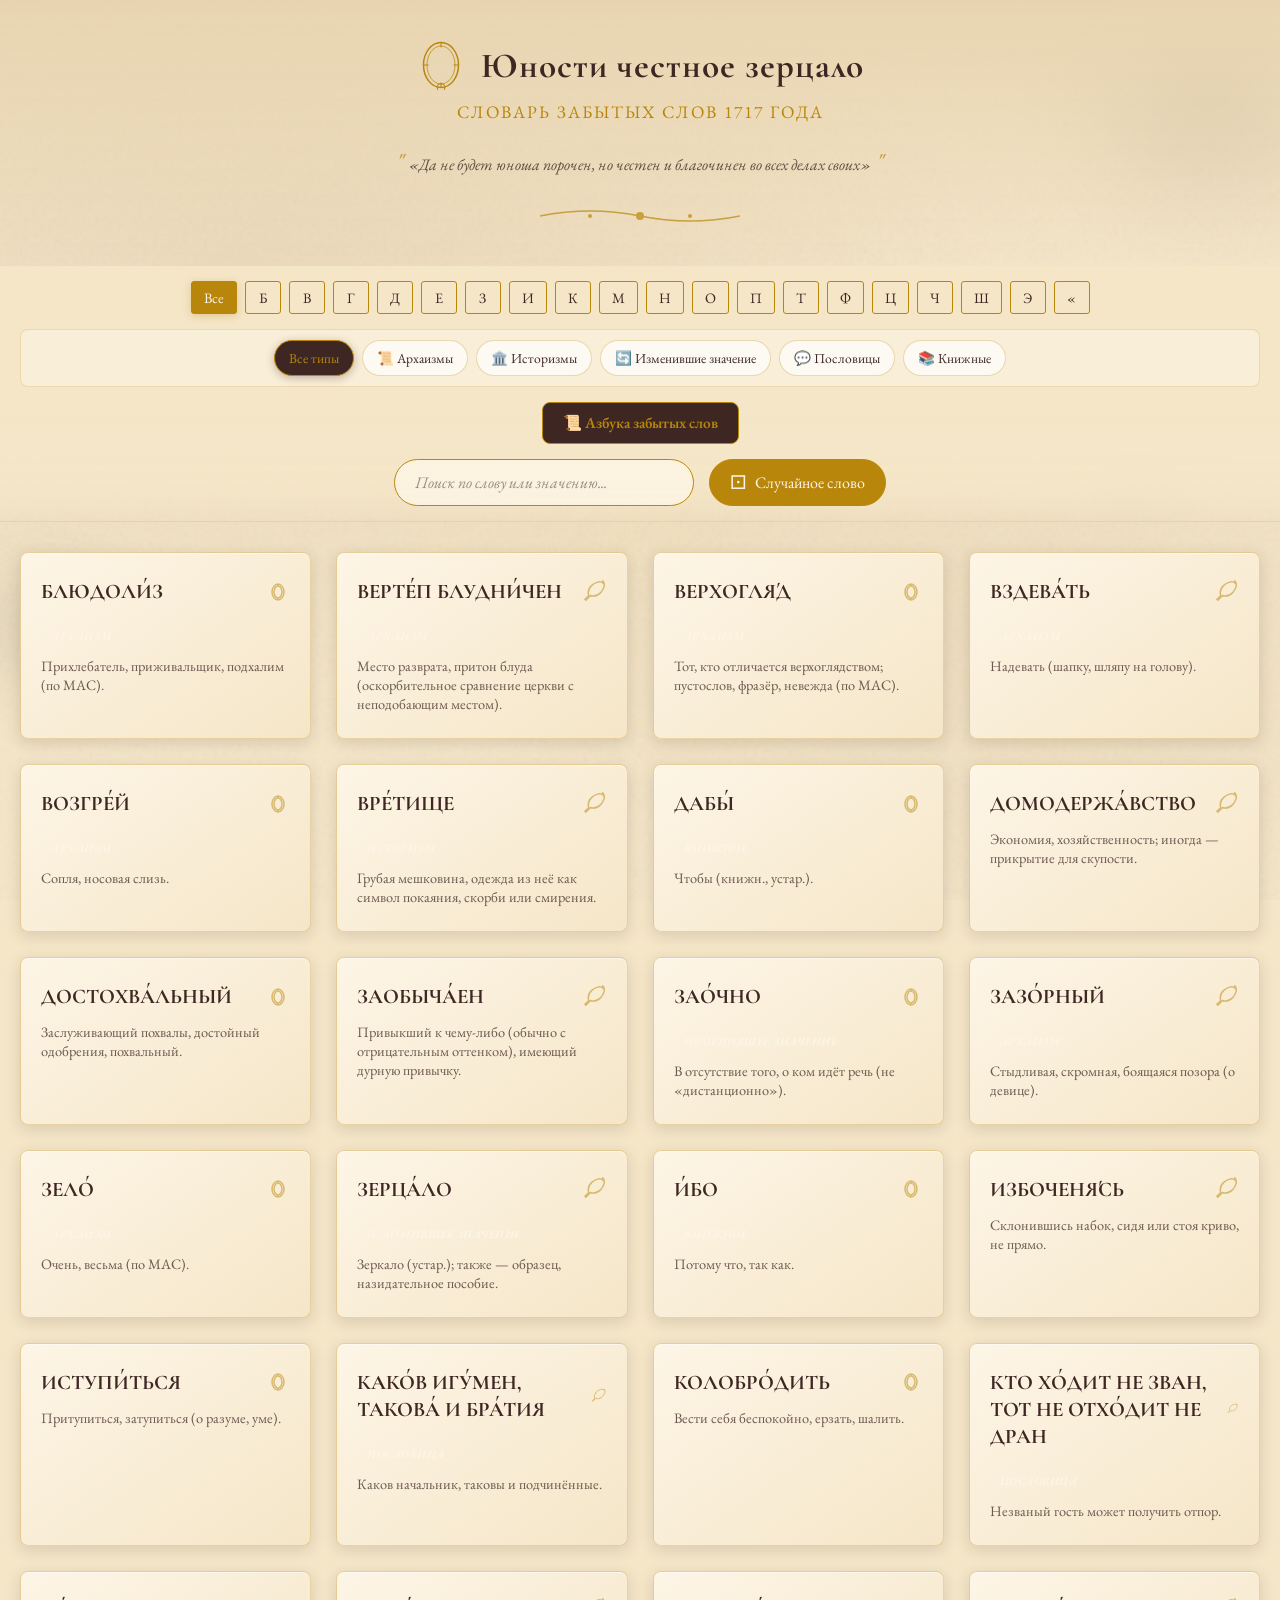
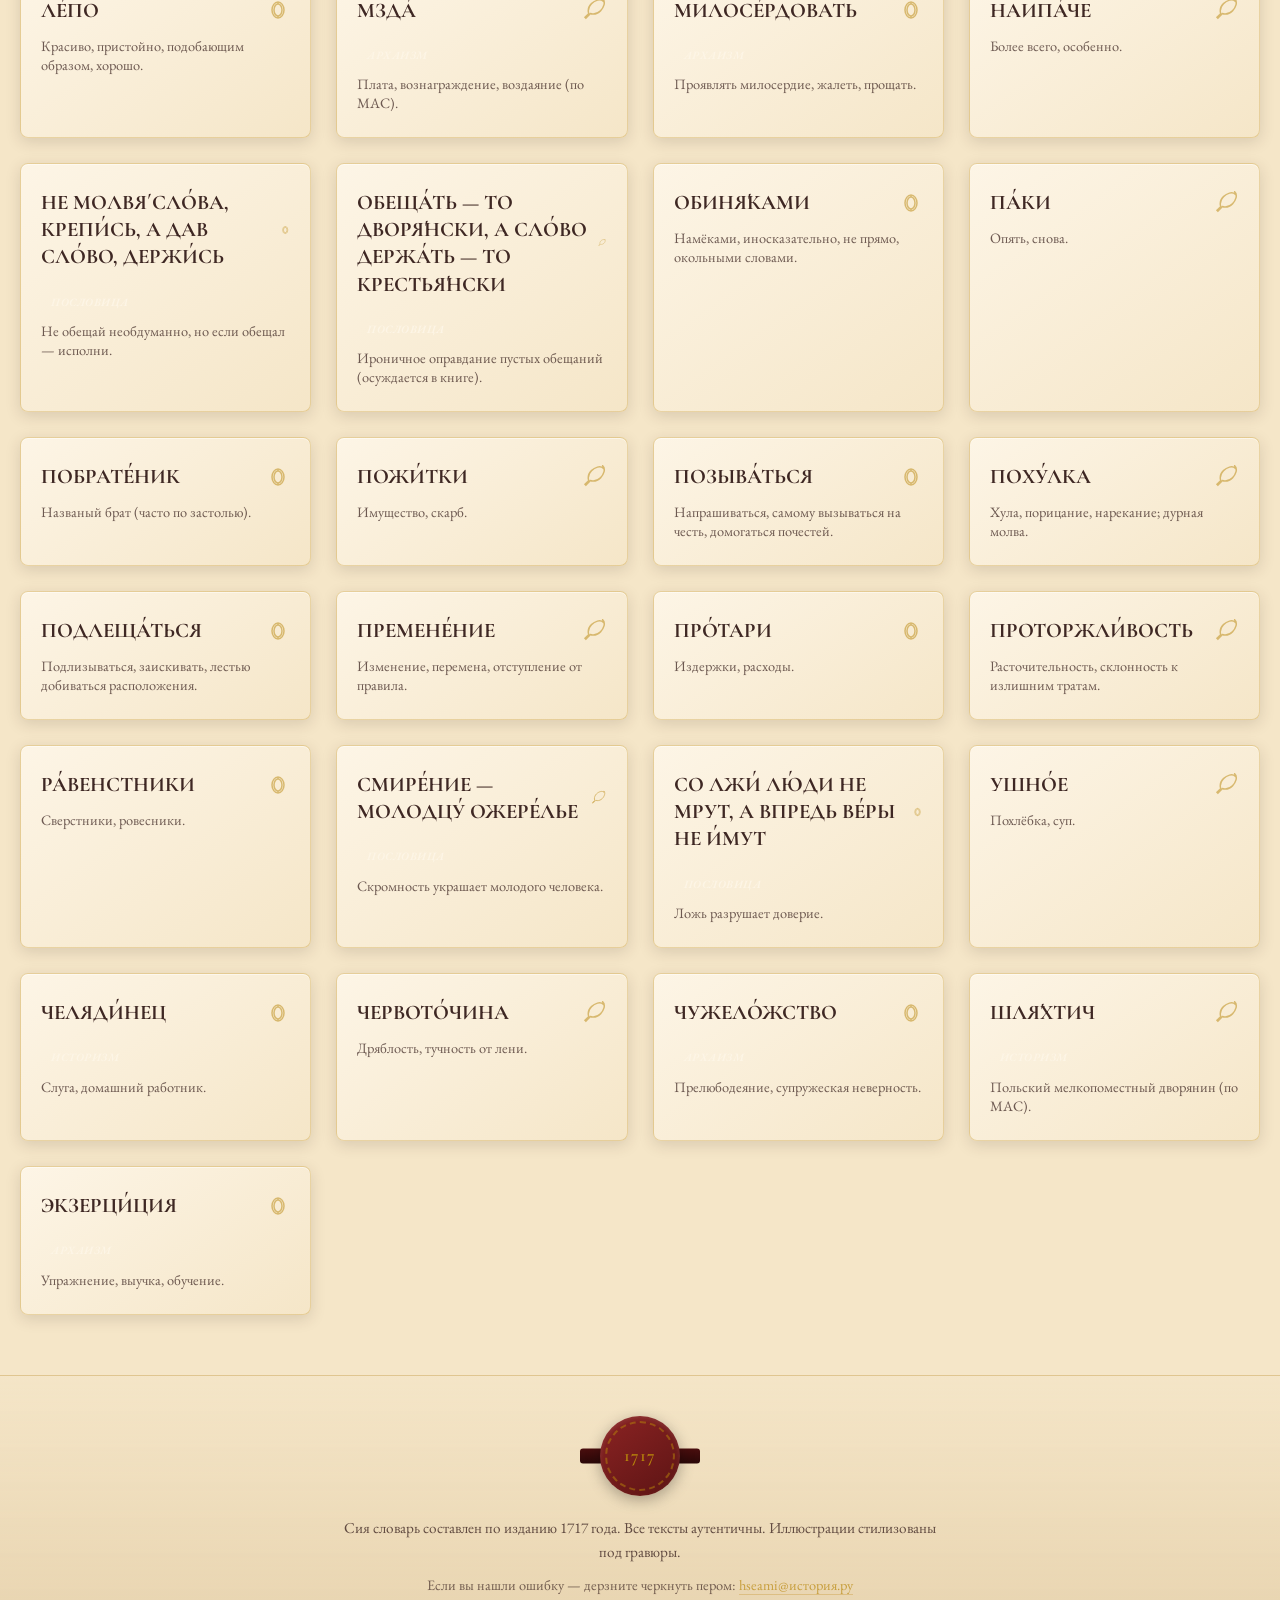
<file: index.html>
<!DOCTYPE html>
<html lang="ru">
<head>
    <meta charset="UTF-8">
    <meta name="viewport" content="width=device-width, initial-scale=1.0">
    <title>Юности честное зерцало. Словарь забытых слов 1717 года</title>
    <link rel="preconnect" href="https://fonts.googleapis.com">
    <link rel="preconnect" href="https://fonts.gstatic.com" crossorigin>
    <link href="https://fonts.googleapis.com/css2?family=Cormorant+Garamond:wght@400;600;700&family=EB+Garamond:ital,wght@0,400;0,500;1,400&display=swap" rel="stylesheet">
    <link rel="stylesheet" href="styles.css">
</head>
<body>
    <div class="paper-texture"></div>
    <div class="ink-blot ink-blot-1"></div>
    <div class="ink-blot ink-blot-2"></div>
    <div class="ink-blot ink-blot-3"></div>

    <header class="header">
        <div class="header-content">
            <div class="logo">
                <svg class="mirror-icon" viewBox="0 0 100 100" xmlns="http://www.w3.org/2000/svg">
                    <ellipse cx="50" cy="50" rx="35" ry="45" fill="none" stroke="currentColor" stroke-width="3"/>
                    <ellipse cx="50" cy="50" rx="28" ry="38" fill="none" stroke="currentColor" stroke-width="1.5"/>
                    <path d="M50 5 L50 15 M50 85 L50 95 M15 50 L25 50 M75 50 L85 50" stroke="currentColor" stroke-width="2"/>
                    <circle cx="50" cy="95" r="8" fill="none" stroke="currentColor" stroke-width="2"/>
                </svg>
                <h1>Юности честное зерцало</h1>
            </div>
            <p class="subtitle">Словарь забытых слов 1717 года</p>
            <p class="epigraph">«Да не будет юноша порочен, но честен и благочинен во всех делах своих»</p>
            <div class="vignette">
                <svg viewBox="0 0 200 30" xmlns="http://www.w3.org/2000/svg">
                    <path d="M0 15 Q50 5 100 15 T200 15" fill="none" stroke="#B8860B" stroke-width="1.5"/>
                    <circle cx="100" cy="15" r="4" fill="#B8860B"/>
                    <circle cx="50" cy="15" r="2" fill="#B8860B"/>
                    <circle cx="150" cy="15" r="2" fill="#B8860B"/>
                </svg>
            </div>
        </div>
    </header>

    <nav class="navigation">
        <div class="nav-container">
            <div class="alphabet">
                <button class="alphabet-btn active" data-letter="all">Все</button>
                <button class="alphabet-btn" data-letter="Б">Б</button>
                <button class="alphabet-btn" data-letter="В">В</button>
                <button class="alphabet-btn" data-letter="Г">Г</button>
                <button class="alphabet-btn" data-letter="Д">Д</button>
                <button class="alphabet-btn" data-letter="Е">Е</button>
                <button class="alphabet-btn" data-letter="З">З</button>
                <button class="alphabet-btn" data-letter="И">И</button>
                <button class="alphabet-btn" data-letter="К">К</button>
                <button class="alphabet-btn" data-letter="М">М</button>
                <button class="alphabet-btn" data-letter="Н">Н</button>
                <button class="alphabet-btn" data-letter="О">О</button>
                <button class="alphabet-btn" data-letter="П">П</button>
                <button class="alphabet-btn" data-letter="Т">Т</button>
                <button class="alphabet-btn" data-letter="Ф">Ф</button>
                <button class="alphabet-btn" data-letter="Ц">Ц</button>
                <button class="alphabet-btn" data-letter="Ч">Ч</button>
                <button class="alphabet-btn" data-letter="Ш">Ш</button>
                <button class="alphabet-btn" data-letter="Э">Э</button>
                <button class="alphabet-btn" data-letter="«">«</button>
            </div>
            <div class="category-filter">
                <button class="category-btn active" data-category="all">Все типы</button>
                <button class="category-btn" data-category="архаизм">📜 Архаизмы</button>
                <button class="category-btn" data-category="историзм">🏛️ Историзмы</button>
                <button class="category-btn" data-category="изменившее значение">🔄 Изменившие значение</button>
                <button class="category-btn" data-category="пословица">💬 Пословицы</button>
                <button class="category-btn" data-category="книжное">📚 Книжные</button>
            </div>
            <div class="page-nav">
                <a href="alphabet.html" class="page-link">📜 Азбука забытых слов</a>
            </div>
            <div class="search-container">
                <input type="text" class="search-input" placeholder="Поиск по слову или значению...">
                <button class="random-btn">
                    <span class="dice">&#9856;</span>
                    Случайное слово
                </button>
            </div>
        </div>
    </nav>

    <main class="main-content">
        <div class="words-grid" id="wordsGrid">
        </div>
    </main>

    <div class="modal-overlay" id="modalOverlay">
        <div class="modal">
            <div class="modal-header">
                <button class="modal-close" id="modalClose">&times;</button>
            </div>
            <div class="modal-content">
                <div class="modal-scroll">
                    <h2 class="modal-word" id="modalWord"></h2>
                    <p class="modal-meaning" id="modalMeaning"></p>
                    
                    <div class="modal-section" id="modalExamples">
                        <h3>Примеры из «Юности честное зерцало»</h3>
                        <div class="examples-list" id="examplesList"></div>
                    </div>

                    <div class="modal-section" id="modalHistory">
                        <h3>История употребления</h3>
                        <div class="history-content" id="historyContent"></div>
                    </div>
                </div>

                <div class="modal-footer">
                    <button class="modal-btn modal-btn-prev" id="modalPrev">
                        <span>&#8592;</span> Предыдущее
                    </button>
                    <button class="modal-btn modal-btn-next" id="modalNext">
                        Следующее <span>&#8594;</span>
                    </button>
                </div>
            </div>
        </div>
    </div>

    <footer class="footer">
        <div class="wax-seal">
            <div class="seal-circle">
                <span class="seal-text">1717</span>
            </div>
            <div class="seal-ribbon"></div>
        </div>
        <p class="footer-text">Сия словарь составлен по изданию 1717 года. Все тексты аутентичны. Иллюстрации стилизованы под гравюры.</p>
        <p class="footer-contact">Если вы нашли ошибку — дерзните черкнуть пером: <a href="mailto:зерцало@история.ру">hseami@история.ру</a></p>
    </footer>

    <script src="script.js"></script>
</body>
</html>
</file>
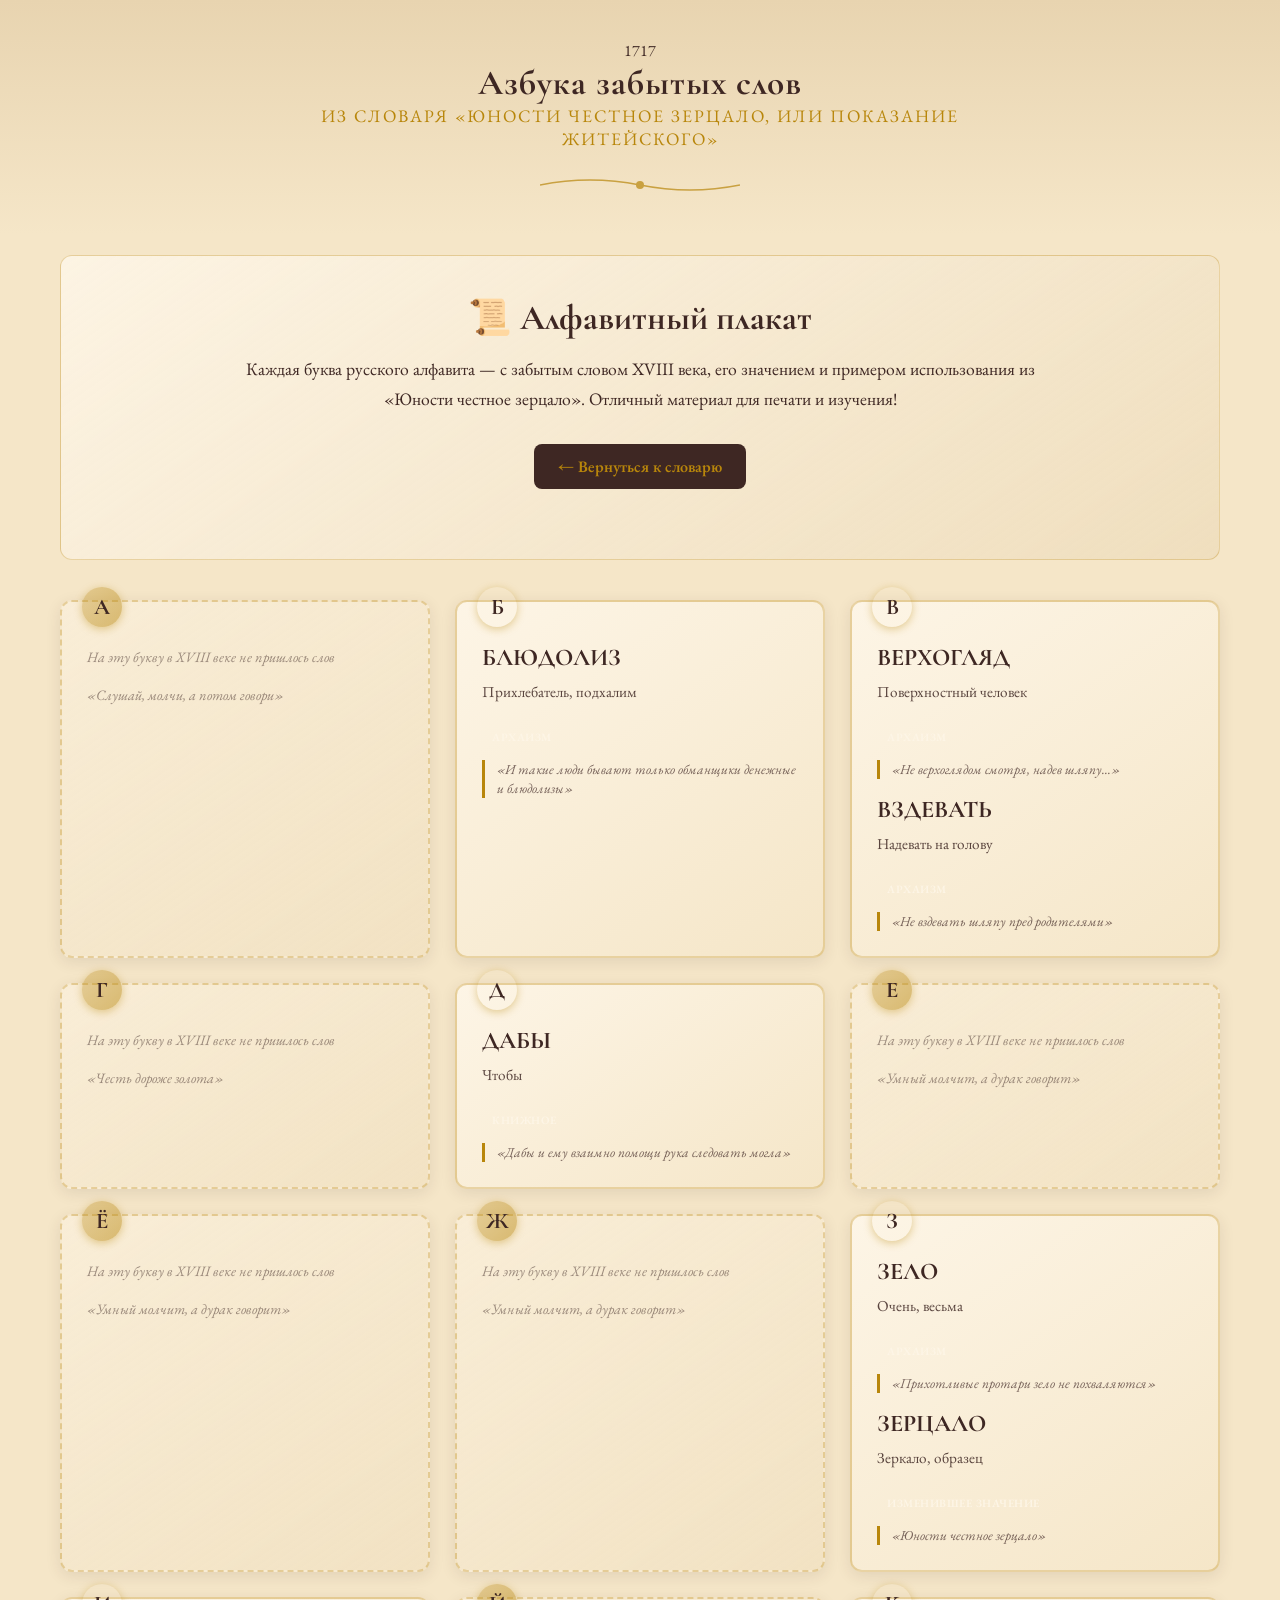
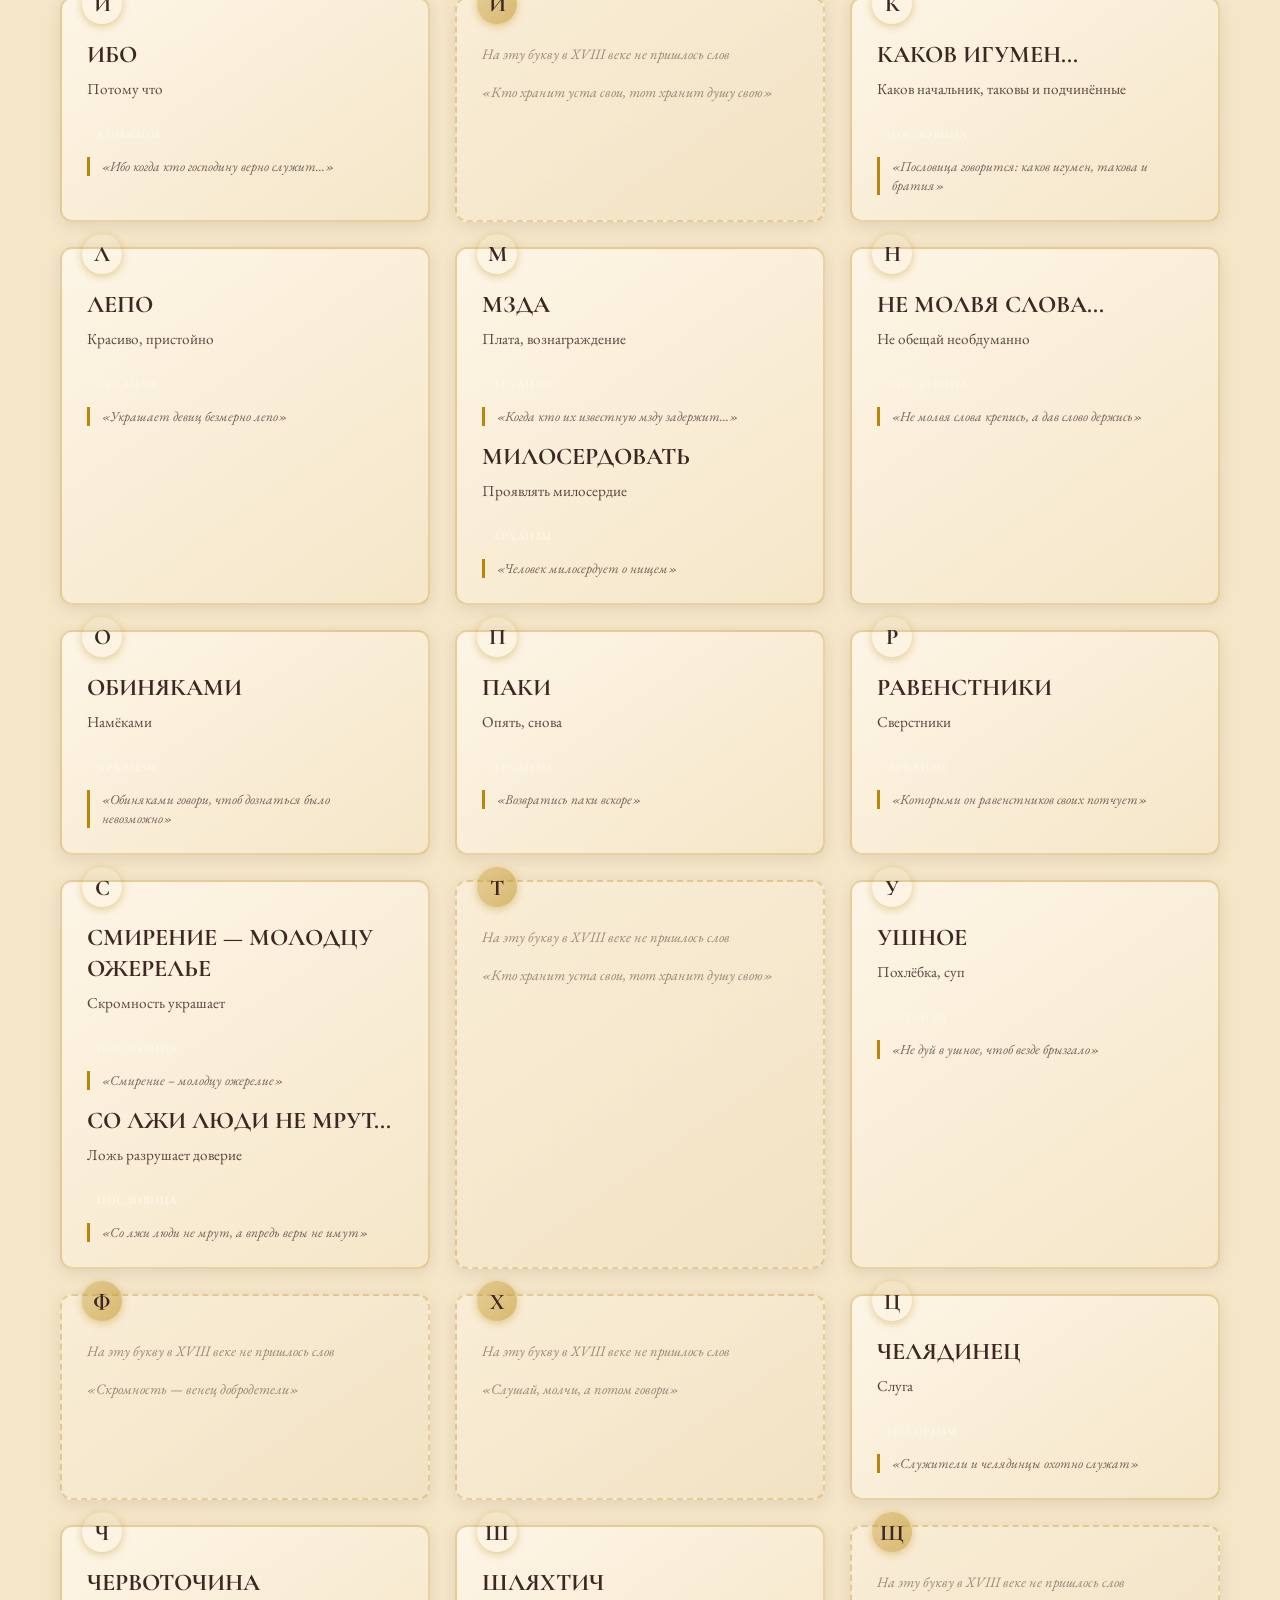
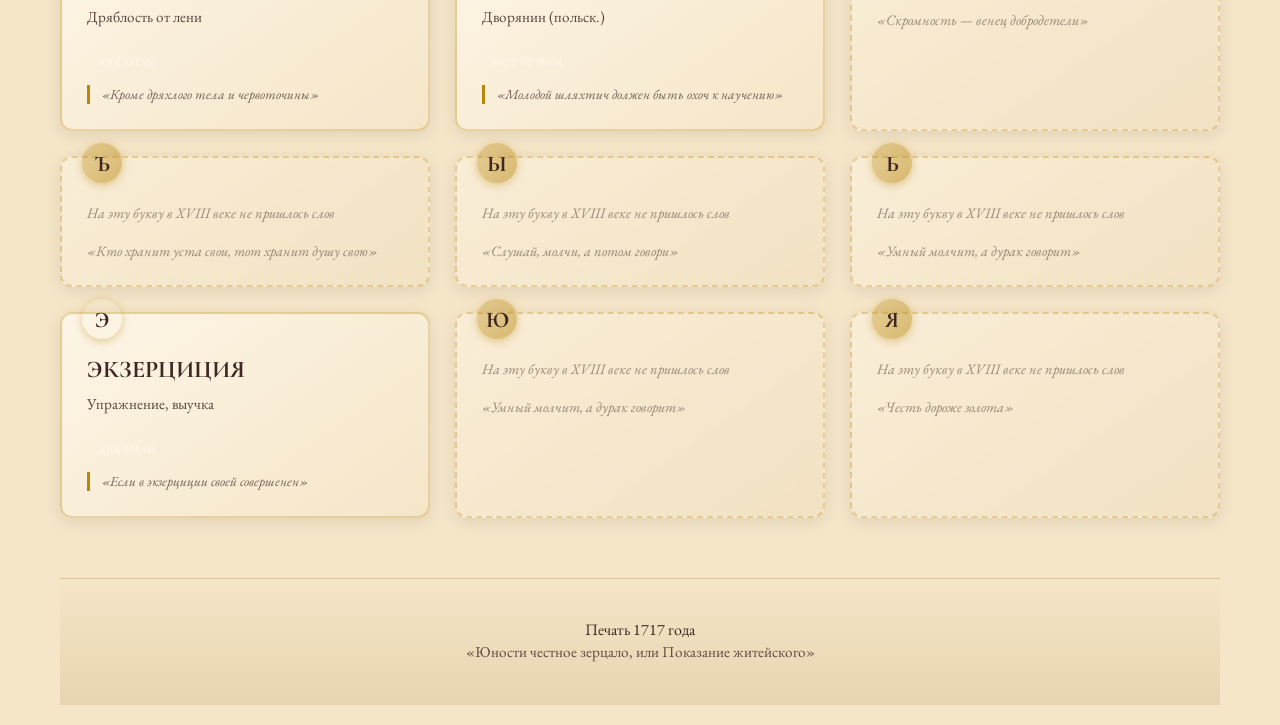
<file: alphabet.html>
<!DOCTYPE html>
<html lang="ru">
<head>
    <meta charset="UTF-8">
    <meta name="viewport" content="width=device-width, initial-scale=1.0">
    <title>Азбука забытых слов — Словарь из «Юности честное зерцало»</title>
    <link href="https://fonts.googleapis.com/css2?family=Cormorant+Garamond:wght@400;500;600;700&family=EB+Garamond:ital,wght@0,400;0,600;1,400&display=swap" rel="stylesheet">
    <link rel="stylesheet" href="styles.css">
    <style>
        .alphabet-page {
            max-width: 1200px;
            margin: 0 auto;
            padding: 20px;
        }

        .alphabet-intro {
            text-align: center;
            padding: 40px 20px;
            background: linear-gradient(145deg, rgba(253, 245, 230, 0.9), rgba(232, 212, 176, 0.4));
            border-radius: 12px;
            margin-bottom: 40px;
            border: 1px solid rgba(184, 134, 11, 0.3);
        }

        .alphabet-intro h2 {
            font-family: 'Cormorant Garamond', serif;
            font-size: 2.2rem;
            color: var(--dark-brown);
            margin-bottom: 15px;
        }

        .alphabet-intro p {
            font-size: 1.1rem;
            color: var(--dark-brown);
            max-width: 800px;
            margin: 0 auto;
            line-height: 1.7;
        }

        .alphabet-grid {
            display: grid;
            grid-template-columns: repeat(auto-fill, minmax(280px, 1fr));
            gap: 25px;
            margin-bottom: 60px;
        }

        .letter-card {
            background: linear-gradient(145deg, var(--ivory), var(--paper));
            border: 2px solid rgba(184, 134, 11, 0.3);
            border-radius: 12px;
            padding: 25px;
            position: relative;
            transition: all 0.3s ease;
            box-shadow: 0 4px 15px rgba(62, 39, 35, 0.1);
        }

        .letter-card:hover {
            transform: translateY(-5px);
            box-shadow: 0 8px 25px rgba(62, 39, 35, 0.15);
            border-color: var(--gold);
        }

        .letter-card.empty {
            background: linear-gradient(145deg, rgba(253, 245, 230, 0.5), rgba(232, 212, 176, 0.2));
            border-style: dashed;
        }

        .letter-badge {
            position: absolute;
            top: -15px;
            left: 20px;
            width: 40px;
            height: 40px;
            background: linear-gradient(135deg, var(--copper), var(--gold));
            border-radius: 50%;
            display: flex;
            align-items: center;
            justify-content: center;
            font-family: 'Cormorant Garamond', serif;
            font-size: 1.4rem;
            font-weight: 700;
            color: #3E2723;
            box-shadow: 0 2px 8px rgba(184, 134, 11, 0.4);
        }

        .letter-card.empty .letter-badge {
            background: linear-gradient(135deg, rgba(184, 134, 11, 0.3), rgba(184, 134, 11, 0.5));
        }

        .alphabet-word {
            font-family: 'Cormorant Garamond', serif;
            font-size: 1.5rem;
            font-weight: 700;
            color: var(--dark-brown);
            margin-top: 15px;
            margin-bottom: 8px;
            line-height: 1.3;
        }

        .alphabet-meaning {
            font-size: 0.95rem;
            color: var(--dark-brown);
            opacity: 0.85;
            margin-bottom: 12px;
            line-height: 1.5;
        }

        .alphabet-example {
            font-size: 0.85rem;
            font-style: italic;
            color: rgba(62, 39, 35, 0.7);
            border-left: 3px solid var(--gold);
            padding-left: 12px;
            margin-top: 12px;
            line-height: 1.4;
        }

        .alphabet-category {
            display: inline-block;
            font-size: 0.7rem;
            padding: 4px 10px;
            background: linear-gradient(135deg, var(--copper), var(--gold));
            color: var(--ivory);
            border-radius: 12px;
            margin-top: 10px;
            text-transform: uppercase;
            letter-spacing: 0.5px;
            font-weight: 600;
        }

        .empty-text {
            font-style: italic;
            color: rgba(62, 39, 35, 0.5);
            margin-top: 20px;
            font-size: 0.9rem;
        }

        .back-link {
            display: inline-flex;
            align-items: center;
            gap: 8px;
            margin: 30px 0;
            padding: 12px 24px;
            background: var(--dark-brown);
            color: var(--gold);
            text-decoration: none;
            border-radius: 8px;
            font-weight: 600;
            transition: all 0.3s ease;
        }

        .back-link:hover {
            background: var(--gold);
            color: var(--dark-brown);
            transform: translateX(-3px);
        }

        @media print {
            .back-link, .random-btn {
                display: none;
            }

            .letter-card {
                break-inside: avoid;
                page-break-inside: avoid;
            }
        }

        @media (max-width: 768px) {
            .alphabet-grid {
                grid-template-columns: 1fr;
            }
        }
    </style>
</head>
<body>
    <header class="header">
        <div class="header-content">
            <div class="seal">1717</div>
            <h1 class="site-title">Азбука забытых слов</h1>
            <p class="subtitle">Из словаря «Юности честное зерцало, или Показание житейского»</p>
            <div class="vignette">
                <svg viewBox="0 0 200 30" xmlns="http://www.w3.org/2000/svg">
                    <path d="M0 15 Q50 5 100 15 T200 15" fill="none" stroke="#B8860B" stroke-width="1.5"/>
                    <circle cx="100" cy="15" r="4" fill="#B8860B"/>
                </svg>
            </div>
        </div>
    </header>

    <main class="alphabet-page">
        <div class="alphabet-intro">
            <h2>📜 Алфавитный плакат</h2>
            <p>Каждая буква русского алфавита — с забытым словом XVIII века, его значением и примером использования из «Юности честное зерцало». Отличный материал для печати и изучения!</p>
            <a href="index.html" class="back-link">← Вернуться к словарю</a>
        </div>

        <div class="alphabet-grid" id="alphabetGrid">
        </div>

        <footer class="footer">
            <div class="footer-seal">Печать 1717 года</div>
            <p class="footer-text">«Юности честное зерцало, или Показание житейского»</p>
        </footer>
    </main>

    <script>
        const alphabetWords = {
            'А': null,
            'Б': { word: 'БЛЮДОЛИЗ', meaning: 'Прихлебатель, подхалим', example: '«И такие люди бывают только обманщики денежные и блюдолизы»', category: 'архаизм' },
            'В': [
                { word: 'ВЕРХОГЛЯД', meaning: 'Поверхностный человек', example: '«Не верхоглядом смотря, надев шляпу...»', category: 'архаизм' },
                { word: 'ВЗДЕВАТЬ', meaning: 'Надевать на голову', example: '«Не вздевать шляпу пред родителями»', category: 'архаизм' }
            ],
            'Г': null,
            'Д': { word: 'ДАБЫ', meaning: 'Чтобы', example: '«Дабы и ему взаимно помощи рука следовать могла»', category: 'книжное' },
            'Е': null,
            'Ё': null,
            'Ж': null,
            'З': [
                { word: 'ЗЕЛО', meaning: 'Очень, весьма', example: '«Прихотливые протари зело не похваляются»', category: 'архаизм' },
                { word: 'ЗЕРЦАЛО', meaning: 'Зеркало, образец', example: '«Юности честное зерцало»', category: 'изменившее значение' }
            ],
            'И': { word: 'ИБО', meaning: 'Потому что', example: '«Ибо когда кто господину верно служит...»', category: 'книжное' },
            'Й': null,
            'К': { word: 'КАКОВ ИГУМЕН...', meaning: 'Каков начальник, таковы и подчинённые', example: '«Пословица говорится: каков игумен, такова и братия»', category: 'пословица' },
            'Л': { word: 'ЛЕПО', meaning: 'Красиво, пристойно', example: '«Украшает девиц безмерно лепо»', category: 'архаизм' },
            'М': [
                { word: 'МЗДА', meaning: 'Плата, вознаграждение', example: '«Когда кто их известную мзду задержит...»', category: 'архаизм' },
                { word: 'МИЛОСЕРДОВАТЬ', meaning: 'Проявлять милосердие', example: '«Человек милосердует о нищем»', category: 'архаизм' }
            ],
            'Н': { word: 'НЕ МОЛВЯ СЛОВА...', meaning: 'Не обещай необдуманно', example: '«Не молвя слова крепись, а дав слово держись»', category: 'пословица' },
            'О': { word: 'ОБИНЯКАМИ', meaning: 'Намёками', example: '«Обиняками говори, чтоб дознаться было невозможно»', category: 'архаизм' },
            'П': { word: 'ПАКИ', meaning: 'Опять, снова', example: '«Возвратись паки вскоре»', category: 'архаизм' },
            'Р': { word: 'РАВЕНСТНИКИ', meaning: 'Сверстники', example: '«Которыми он равенстников своих потчует»', category: 'архаизм' },
            'С': [
                { word: 'СМИРЕНИЕ — МОЛОДЦУ ОЖЕРЕЛЬЕ', meaning: 'Скромность украшает', example: '«Смирение – молодцу ожерелие»', category: 'пословица' },
                { word: 'СО ЛЖИ ЛЮДИ НЕ МРУТ...', meaning: 'Ложь разрушает доверие', example: '«Со лжи люди не мрут, а впредь веры не имут»', category: 'пословица' }
            ],
            'Т': null,
            'У': { word: 'УШНОЕ', meaning: 'Похлёбка, суп', example: '«Не дуй в ушное, чтоб везде брызгало»', category: 'архаизм' },
            'Ф': null,
            'Х': null,
            'Ц': { word: 'ЧЕЛЯДИНЕЦ', meaning: 'Слуга', example: '«Служители и челядинцы охотно служат»', category: 'историзм' },
            'Ч': { word: 'ЧЕРВОТОЧИНА', meaning: 'Дряблость от лени', example: '«Кроме дряхлого тела и червоточины»', category: 'архаизм' },
            'Ш': { word: 'ШЛЯХТИЧ', meaning: 'Дворянин (польск.)', example: '«Молодой шляхтич должен быть охоч к научению»', category: 'историзм' },
            'Щ': null,
            'Ъ': null,
            'Ы': null,
            'Ь': null,
            'Э': { word: 'ЭКЗЕРЦИЦИЯ', meaning: 'Упражнение, выучка', example: '«Если в экзерциции своей совершенен»', category: 'архаизм' },
            'Ю': null,
            'Я': null
        };
        const emptyLetterTexts = [
            '«Кто хранит уста свои, тот хранит душу свою»',
            '«Умный молчит, а дурак говорит»',
            '«Честь дороже золота»',
            '«Скромность — венец добродетели»',
            '«Слушай, молчи, а потом говори»'
        ];

        function renderAlphabet() {
            const grid = document.getElementById('alphabetGrid');

            Object.entries(alphabetWords).forEach(([letter, data]) => {
                const card = document.createElement('div');
                card.className = 'letter-card' + (data ? '' : ' empty');

                let content = `<div class="letter-badge">${letter}</div>`;

                if (data) {
                    if (Array.isArray(data)) {
                        data.forEach(wordData => {
                            content += `
                                <div class="alphabet-word">${wordData.word}</div>
                                <div class="alphabet-meaning">${wordData.meaning}</div>
                                <span class="alphabet-category">${wordData.category}</span>
                                <div class="alphabet-example">${wordData.example}</div>
                            `;
                        });
                    } else {
                        content += `
                            <div class="alphabet-word">${data.word}</div>
                            <div class="alphabet-meaning">${data.meaning}</div>
                            <span class="alphabet-category">${data.category}</span>
                            <div class="alphabet-example">${data.example}</div>
                        `;
                    }
                } else {
                    const randomProverb = emptyLetterTexts[Math.floor(Math.random() * emptyLetterTexts.length)];
                    content += `<div class="empty-text">На эту букву в XVIII веке не пришлось слов<br><br>${randomProverb}</div>`;
                }

                card.innerHTML = content;
                grid.appendChild(card);
            });
        }

        document.addEventListener('DOMContentLoaded', renderAlphabet);
    </script>
</body>
</html>
</file>
<file: styles.css>
* {
    margin: 0;
    padding: 0;
    box-sizing: border-box;
}

:root {
    --dark-brown: #3E2723;
    --gold: #B8860B;
    --ivory: #FDF5E6;
    --paper: #F5E6C8;
    --paper-dark: #E8D4B0;
    --ink: #1a1a1a;
    --shadow: rgba(62, 39, 35, 0.15);
}

body {
    font-family: 'EB Garamond', Georgia, serif;
    background: var(--paper);
    color: var(--dark-brown);
    min-height: 100vh;
    position: relative;
    overflow-x: hidden;
}

.paper-texture {
    position: fixed;
    top: 0;
    left: 0;
    width: 100%;
    height: 100%;
    background: 
        radial-gradient(ellipse at 20% 30%, rgba(139, 90, 43, 0.08) 0%, transparent 50%),
        radial-gradient(ellipse at 80% 70%, rgba(139, 90, 43, 0.06) 0%, transparent 40%),
        radial-gradient(ellipse at 50% 50%, rgba(184, 134, 11, 0.03) 0%, transparent 60%),
        url("data:image/svg+xml,%3Csvg viewBox='0 0 200 200' xmlns='http://www.w3.org/2000/svg'%3E%3Cfilter id='noise'%3E%3CfeTurbulence type='fractalNoise' baseFrequency='0.9' numOctaves='4' stitchTiles='stitch'/%3E%3C/filter%3E%3Crect width='100%25' height='100%25' filter='url(%23noise)' opacity='0.08'/%3E%3C/svg%3E");
    pointer-events: none;
    z-index: 1;
}

.ink-blot {
    position: fixed;
    border-radius: 50%;
    background: radial-gradient(ellipse at center, rgba(26, 26, 26, 0.15) 0%, rgba(26, 26, 26, 0.05) 40%, transparent 70%);
    pointer-events: none;
    z-index: 2;
}

.ink-blot-1 {
    width: 300px;
    height: 280px;
    top: -50px;
    right: -80px;
    filter: blur(40px);
}

.ink-blot-2 {
    width: 200px;
    height: 180px;
    bottom: 20%;
    left: -50px;
    filter: blur(30px);
}

.ink-blot-3 {
    width: 150px;
    height: 140px;
    top: 40%;
    right: 5%;
    filter: blur(25px);
}

.header {
    position: relative;
    z-index: 10;
    padding: 40px 20px 30px;
    text-align: center;
    background: linear-gradient(to bottom, var(--paper-dark), transparent);
}

.header-content {
    max-width: 800px;
    margin: 0 auto;
}

.logo {
    display: flex;
    align-items: center;
    justify-content: center;
    gap: 15px;
    margin-bottom: 10px;
}

.mirror-icon {
    width: 50px;
    height: 50px;
    color: var(--gold);
}

h1 {
    font-family: 'Cormorant Garamond', serif;
    font-size: 2.2rem;
    font-weight: 700;
    color: var(--dark-brown);
    letter-spacing: 1px;
}

.subtitle {
    font-size: 1.1rem;
    color: var(--gold);
    margin-bottom: 20px;
    letter-spacing: 2px;
    text-transform: uppercase;
}

.epigraph {
    font-style: italic;
    font-size: 1rem;
    color: var(--dark-brown);
    opacity: 0.8;
    max-width: 500px;
    margin: 0 auto 20px;
    line-height: 1.6;
}

.epigraph::before {
    content: '"';
    font-size: 1.5rem;
    color: var(--gold);
    margin-right: 5px;
}

.epigraph::after {
    content: '"';
    font-size: 1.5rem;
    color: var(--gold);
    margin-left: 5px;
}

.vignette {
    max-width: 200px;
    margin: 0 auto;
    opacity: 0.7;
}

.navigation {
    position: sticky;
    top: 0;
    z-index: 100;
    background: linear-gradient(to bottom, var(--paper), 95%, transparent);
    padding: 15px 20px;
    border-bottom: 1px solid rgba(184, 134, 11, 0.2);
}

.nav-container {
    max-width: 1400px;
    margin: 0 auto;
}

.alphabet {
    display: flex;
    flex-wrap: wrap;
    justify-content: center;
    gap: 8px;
    margin-bottom: 15px;
}

.alphabet-btn {
    font-family: 'EB Garamond', serif;
    font-size: 0.9rem;
    padding: 6px 12px;
    border: 1px solid var(--gold);
    background: transparent;
    color: var(--dark-brown);
    cursor: pointer;
    border-radius: 3px;
    transition: all 0.3s ease;
    min-width: 36px;
}

.alphabet-btn:hover {
    background: var(--gold);
    color: var(--ivory);
}

.alphabet-btn.active {
    background: var(--gold);
    color: var(--ivory);
    box-shadow: 0 2px 8px rgba(184, 134, 11, 0.3);
}

.category-filter {
    display: flex;
    flex-wrap: wrap;
    justify-content: center;
    gap: 8px;
    margin-top: 15px;
    margin-bottom: 15px;
    padding: 10px;
    background: rgba(253, 245, 230, 0.5);
    border-radius: 8px;
    border: 1px solid rgba(184, 134, 11, 0.2);
}

.category-btn {
    font-family: 'EB Garamond', serif;
    font-size: 0.85rem;
    padding: 8px 14px;
    border: 1px solid rgba(184, 134, 11, 0.3);
    background: rgba(255, 255, 255, 0.7);
    color: var(--dark-brown);
    cursor: pointer;
    border-radius: 20px;
    transition: all 0.3s ease;
    display: flex;
    align-items: center;
    gap: 5px;
}

.category-btn:hover {
    background: var(--gold);
    color: var(--ivory);
    transform: translateY(-2px);
    box-shadow: 0 3px 10px rgba(184, 134, 11, 0.3);
}

.category-btn.active {
    background: var(--dark-brown);
    color: var(--gold);
    border-color: var(--gold);
    box-shadow: 0 2px 8px rgba(62, 39, 35, 0.3);
}

.page-nav {
    margin: 15px 0;
    text-align: center;
}

.page-link {
    display: inline-flex;
    align-items: center;
    gap: 8px;
    padding: 10px 20px;
    background: var(--dark-brown);
    color: var(--gold);
    text-decoration: none;
    border-radius: 8px;
    font-weight: 600;
    font-size: 0.95rem;
    transition: all 0.3s ease;
    border: 1px solid var(--gold);
}

.page-link:hover {
    background: var(--gold);
    color: var(--dark-brown);
    transform: translateY(-2px);
    box-shadow: 0 4px 12px rgba(184, 134, 11, 0.3);
}

.search-container {
    display: flex;
    justify-content: center;
    gap: 15px;
    flex-wrap: wrap;
}

.search-input {
    font-family: 'EB Garamond', serif;
    font-size: 1rem;
    padding: 10px 20px;
    border: 1px solid var(--gold);
    background: rgba(253, 245, 230, 0.8);
    color: var(--dark-brown);
    border-radius: 25px;
    width: 300px;
    max-width: 100%;
    outline: none;
    transition: all 0.3s ease;
}

.search-input:focus {
    box-shadow: 0 0 0 2px rgba(184, 134, 11, 0.3);
}

.search-input::placeholder {
    color: rgba(62, 39, 35, 0.5);
    font-style: italic;
}

.random-btn {
    font-family: 'EB Garamond', serif;
    font-size: 1rem;
    padding: 10px 20px;
    border: 1px solid var(--gold);
    background: var(--gold);
    color: var(--ivory);
    cursor: pointer;
    border-radius: 25px;
    display: flex;
    align-items: center;
    gap: 8px;
    transition: all 0.3s ease;
}

.random-btn:hover {
    background: var(--dark-brown);
    border-color: var(--dark-brown);
    transform: translateY(-2px);
}

.dice {
    font-size: 1.2rem;
}

.main-content {
    position: relative;
    z-index: 10;
    padding: 30px 20px 60px;
    max-width: 1400px;
    margin: 0 auto;
}

.words-grid {
    display: grid;
    grid-template-columns: repeat(4, 1fr);
    gap: 25px;
}

.word-card {
    background: linear-gradient(145deg, var(--ivory), var(--paper));
    border: 1px solid rgba(184, 134, 11, 0.3);
    border-radius: 8px;
    padding: 25px 20px;
    cursor: pointer;
    transition: all 0.4s cubic-bezier(0.4, 0, 0.2, 1);
    position: relative;
    box-shadow: 
        0 4px 15px var(--shadow),
        inset 0 1px 0 rgba(255, 255, 255, 0.5);
    opacity: 0;
    transform: translateY(30px);
    animation: fadeInUp 0.6s ease forwards;
}

.word-card:hover {
    transform: translateY(-8px) scale(1.02);
    box-shadow: 
        0 12px 30px rgba(62, 39, 35, 0.2),
        inset 0 1px 0 rgba(255, 255, 255, 0.5);
    border-color: var(--gold);
}

.word-card::before {
    content: '';
    position: absolute;
    top: 0;
    left: 0;
    right: 0;
    height: 3px;
    background: linear-gradient(to right, transparent, var(--gold), transparent);
    opacity: 0;
    transition: opacity 0.3s ease;
}

.word-card:hover::before {
    opacity: 1;
}

.word-card.hidden {
    display: none;
}

.card-header {
    display: flex;
    align-items: center;
    justify-content: space-between;
    margin-bottom: 12px;
}

.word-title {
    font-family: 'Cormorant Garamond', serif;
    font-size: 1.3rem;
    font-weight: 700;
    color: var(--dark-brown);
    line-height: 1.3;
}

.card-icon {
    width: 24px;
    height: 24px;
    opacity: 0.5;
    transition: opacity 0.3s ease;
}

.word-card:hover .card-icon {
    opacity: 1;
}

.card-painting {
    margin: 12px 0;
    border-radius: 6px;
    overflow: hidden;
    border: 1px solid rgba(184, 134, 11, 0.2);
    box-shadow: 0 4px 12px rgba(62, 39, 35, 0.1);
    transition: all 0.3s ease;
}

.card-painting:hover {
    box-shadow: 0 6px 20px rgba(62, 39, 35, 0.2);
    border-color: rgba(184, 134, 11, 0.4);
}

.card-painting img {
    width: 100%;
    height: 140px;
    object-fit: cover;
    display: block;
    filter: sepia(0.3) saturate(0.9);
    transition: all 0.4s ease;
}

.card-painting img:hover {
    filter: sepia(0.1) saturate(1.1);
    transform: scale(1.03);
}

.card-meaning {
    font-size: 0.9rem;
    color: var(--dark-brown);
    opacity: 0.75;
}

.category-badge {
    display: inline-block;
    font-size: 0.7rem;
    padding: 3px 10px;
    background: linear-gradient(135deg, var(--copper), var(--gold));
    color: var(--ivory);
    border-radius: 12px;
    margin: 8px 0;
    text-transform: uppercase;
    letter-spacing: 0.5px;
    font-weight: 600;
    align-self: flex-start;
    line-height: 1.5;
    font-style: italic;
}

.icon-mirror, .icon-feather {
    fill: none;
    stroke: var(--gold);
    stroke-width: 1.5;
}

.modal-overlay {
    position: fixed;
    top: 0;
    left: 0;
    width: 100%;
    height: 100%;
    background: rgba(62, 39, 35, 0.7);
    backdrop-filter: blur(3px);
    z-index: 1000;
    display: flex;
    align-items: center;
    justify-content: center;
    opacity: 0;
    visibility: hidden;
    transition: all 0.4s ease;
}

.modal-overlay.active {
    opacity: 1;
    visibility: visible;
}

.modal {
    background: linear-gradient(145deg, var(--ivory), var(--paper));
    width: 90%;
    max-width: 700px;
    max-height: 85vh;
    border-radius: 12px;
    box-shadow: 
        0 25px 50px rgba(62, 39, 35, 0.3),
        inset 0 0 60px rgba(184, 134, 11, 0.05);
    position: relative;
    transform: scale(0.9) rotateX(-5deg);
    transition: all 0.4s cubic-bezier(0.34, 1.56, 0.64, 1);
    border: 2px solid var(--gold);
    overflow: hidden;
}

.modal-overlay.active .modal {
    transform: scale(1) rotateX(0);
}

.modal::before {
    content: '';
    position: absolute;
    top: 10px;
    left: 10px;
    right: 10px;
    bottom: 10px;
    border: 1px solid rgba(184, 134, 11, 0.3);
    border-radius: 8px;
    pointer-events: none;
}

.modal-header {
    position: absolute;
    top: 15px;
    right: 15px;
    z-index: 10;
}

.modal-close {
    width: 36px;
    height: 36px;
    border: 1px solid var(--gold);
    background: transparent;
    color: var(--dark-brown);
    font-size: 1.5rem;
    cursor: pointer;
    border-radius: 50%;
    display: flex;
    align-items: center;
    justify-content: center;
    transition: all 0.3s ease;
}

.modal-close:hover {
    background: var(--gold);
    color: var(--ivory);
}

.modal-content {
    max-height: 85vh;
    display: flex;
    flex-direction: column;
}

.modal-scroll {
    padding: 40px 35px;
    overflow-y: auto;
    max-height: calc(85vh - 80px);
}

.modal-word {
    font-family: 'Cormorant Garamond', serif;
    font-size: 2rem;
    font-weight: 700;
    color: var(--dark-brown);
    margin-bottom: 15px;
    text-align: center;
    line-height: 1.3;
}

.modal-meaning {
    font-size: 1.1rem;
    color: var(--dark-brown);
    opacity: 0.85;
    text-align: center;
    margin-bottom: 30px;
    font-style: italic;
    line-height: 1.6;
    padding: 0 20px;
}

.modal-section {
    margin-bottom: 25px;
}

.modal-section h3 {
    font-family: 'Cormorant Garamond', serif;
    font-size: 1.2rem;
    font-weight: 600;
    color: var(--gold);
    margin-bottom: 15px;
    padding-bottom: 8px;
    border-bottom: 1px solid rgba(184, 134, 11, 0.3);
}

.examples-list {
    display: flex;
    flex-direction: column;
    gap: 15px;
}

.example-item {
    padding: 15px 20px;
    background: rgba(253, 245, 230, 0.8);
    border-left: 3px solid var(--gold);
    font-style: italic;
    line-height: 1.6;
    border-radius: 0 8px 8px 0;
}

.example-source {
    display: block;
    margin-top: 8px;
    font-size: 0.85rem;
    color: var(--gold);
    font-style: normal;
}

.history-content {
    padding: 20px;
    background: rgba(253, 245, 230, 0.5);
    border-radius: 8px;
    line-height: 1.7;
}

.history-placeholder {
    text-align: center;
    color: rgba(62, 39, 35, 0.6);
    font-style: italic;
}

.history-placeholder .scroll-icon {
    font-size: 2rem;
    display: block;
    margin-bottom: 10px;
}

.word-illustration {
    text-align: center;
    margin: 20px 0;
    padding: 15px;
    background: linear-gradient(145deg, rgba(253, 245, 230, 0.9), rgba(245, 230, 200, 0.7));
    border-radius: 8px;
    border: 1px solid rgba(184, 134, 11, 0.3);
    box-shadow: inset 0 0 20px rgba(184, 134, 11, 0.1);
}

.word-illustration svg {
    max-width: 100%;
    height: auto;
    max-height: 200px;
    filter: sepia(0.3) contrast(1.1);
}

.timeline-section {
    margin: 25px 0;
    padding: 20px;
    background: linear-gradient(145deg, rgba(253, 245, 230, 0.9), rgba(232, 212, 176, 0.4));
    border-radius: 12px;
    border: 1px solid rgba(184, 134, 11, 0.3);
    position: relative;
}

.timeline-title {
    font-family: 'Cormorant Garamond', serif;
    font-size: 1.3rem;
    font-weight: 600;
    color: var(--dark-brown);
    text-align: center;
    margin-bottom: 20px;
    padding-bottom: 10px;
    border-bottom: 2px solid var(--gold);
}

.timeline-line {
    position: absolute;
    left: 50%;
    top: 70px;
    bottom: 150px;
    width: 3px;
    background: linear-gradient(to bottom, var(--gold), var(--copper), var(--gold));
    transform: translateX(-50%);
    border-radius: 2px;
}

.timeline-container {
    position: relative;
    padding: 20px 0;
}

.timeline-point {
    display: block;
    margin: 20px 0;
    position: relative;
    width: 100%;
    padding: 0;
}

.timeline-dot {
    display: none;
}

.timeline-content {
    background: rgba(255, 255, 255, 0.7);
    padding: 20px;
    border-radius: 8px;
    border: 1px solid rgba(184, 134, 11, 0.2);
    width: 100%;
    max-width: 100%;
    box-shadow: 0 2px 8px rgba(62, 39, 35, 0.1);
}

.timeline-year {
    font-family: 'Cormorant Garamond', serif;
    font-size: 1.4rem;
    font-weight: 700;
    color: var(--gold);
    text-align: center;
    margin-bottom: 5px;
}

.timeline-period {
    font-size: 0.85rem;
    color: rgba(62, 39, 35, 0.7);
    text-align: center;
    margin-bottom: 10px;
    font-style: italic;
}

.timeline-text {
    font-size: 0.9rem;
    line-height: 1.5;
    color: var(--dark-brown);
    margin-bottom: 10px;
}

.timeline-quote {
    font-size: 0.85rem;
    font-style: italic;
    color: rgba(62, 39, 35, 0.6);
    border-left: 3px solid var(--gold);
    padding-left: 10px;
    margin-top: 8px;
}

.frequency-visual {
    margin-top: 30px;
    padding: 20px;
    background: rgba(255, 255, 255, 0.5);
    border-radius: 10px;
    border: 1px solid rgba(184, 134, 11, 0.2);
}

.freq-title {
    font-family: 'Cormorant Garamond', serif;
    font-size: 1rem;
    font-weight: 600;
    color: var(--dark-brown);
    text-align: center;
    margin-bottom: 15px;
}

.freq-chart {
    display: flex;
    justify-content: center;
    align-items: flex-end;
    height: 180px;
    padding: 0 20px;
    margin-bottom: 15px;
    gap: 30px;
}

.freq-bar-wrapper {
    display: flex;
    flex-direction: column;
    align-items: center;
    width: 120px;
    flex: 0 0 auto;
}

.freq-bar {
    width: 100px;
    min-width: 80px;
    background: linear-gradient(to top, var(--copper), var(--gold));
    border-radius: 8px 8px 0 0;
    transition: all 0.3s ease;
    position: relative;
    min-height: 30px;
    box-shadow: 0 3px 12px rgba(184, 134, 11, 0.4);
}

.freq-bar:hover {
    background: linear-gradient(to top, var(--gold), #D4A84B);
    transform: scaleY(1.05);
}

.freq-bar::after {
    content: attr(data-value);
    position: absolute;
    top: -20px;
    left: 50%;
    transform: translateX(-50%);
    font-size: 0.75rem;
    color: var(--dark-brown);
    font-weight: 600;
}

.freq-label {
    font-size: 0.85rem;
    font-weight: 600;
    color: var(--dark-brown);
    margin-top: 8px;
}

.freq-year {
    font-size: 0.7rem;
    color: rgba(62, 39, 35, 0.6);
}

.freq-legend {
    font-size: 0.75rem;
    color: rgba(62, 39, 35, 0.5);
    text-align: center;
    font-style: italic;
    margin-top: 10px;
}

.frequency-section {
    margin: 25px 0;
    padding: 20px;
    background: linear-gradient(145deg, rgba(253, 245, 230, 0.8), rgba(232, 212, 176, 0.5));
    border-radius: 10px;
    border: 1px solid rgba(184, 134, 11, 0.25);
}

.frequency-title {
    font-family: 'Cormorant Garamond', serif;
    font-size: 1.1rem;
    font-weight: 600;
    color: var(--gold);
    text-align: center;
    margin-bottom: 15px;
    padding-bottom: 8px;
    border-bottom: 1px solid rgba(184, 134, 11, 0.2);
}

.frequency-chart-container {
    text-align: center;
    margin: 15px 0;
}

.frequency-chart {
    max-width: 100%;
    height: auto;
    max-height: 220px;
    filter: drop-shadow(0 2px 4px rgba(62, 39, 35, 0.1));
}

.frequency-note {
    font-size: 0.8rem;
    color: rgba(62, 39, 35, 0.6);
    text-align: center;
    font-style: italic;
    margin-top: 10px;
}

.history-text {
    margin-top: 20px;
    padding: 15px;
    background: rgba(253, 245, 230, 0.5);
    border-radius: 8px;
    line-height: 1.7;
}

.modal-illustration {
    margin: 25px 0;
    text-align: center;
}

.illustration-placeholder {
    display: inline-block;
    padding: 20px;
    background: rgba(253, 245, 230, 0.6);
    border-radius: 8px;
    border: 1px dashed rgba(184, 134, 11, 0.4);
}

.modal-footer {
    display: flex;
    justify-content: space-between;
    padding: 20px 35px;
    border-top: 1px solid rgba(184, 134, 11, 0.2);
    background: rgba(253, 245, 230, 0.5);
}

.modal-btn {
    font-family: 'EB Garamond', serif;
    font-size: 0.95rem;
    padding: 10px 20px;
    border: 1px solid var(--gold);
    background: transparent;
    color: var(--dark-brown);
    cursor: pointer;
    border-radius: 20px;
    display: flex;
    align-items: center;
    gap: 8px;
    transition: all 0.3s ease;
}

.modal-btn:hover {
    background: var(--gold);
    color: var(--ivory);
}

.modal-btn span {
    font-size: 1.1rem;
}

.footer {
    position: relative;
    z-index: 10;
    padding: 40px 20px 30px;
    text-align: center;
    background: linear-gradient(to top, var(--paper-dark), transparent);
    border-top: 1px solid rgba(184, 134, 11, 0.2);
}

.wax-seal {
    position: relative;
    display: inline-block;
    margin-bottom: 20px;
}

.seal-circle {
    width: 80px;
    height: 80px;
    border-radius: 50%;
    background: linear-gradient(145deg, #8B2323, #5C1414);
    display: flex;
    align-items: center;
    justify-content: center;
    box-shadow: 
        0 4px 15px rgba(0, 0, 0, 0.3),
        inset 0 2px 5px rgba(255, 255, 255, 0.1);
    position: relative;
}

.seal-circle::before {
    content: '';
    position: absolute;
    top: 5px;
    left: 5px;
    right: 5px;
    bottom: 5px;
    border: 2px dashed rgba(184, 134, 11, 0.5);
    border-radius: 50%;
}

.seal-text {
    font-family: 'Cormorant Garamond', serif;
    font-size: 1.1rem;
    color: var(--gold);
    font-weight: 600;
    letter-spacing: 1px;
}

.seal-ribbon {
    position: absolute;
    top: 50%;
    left: -20px;
    right: -20px;
    height: 15px;
    background: linear-gradient(to bottom, #4a0e0e, #2a0808);
    transform: translateY(-50%);
    z-index: -1;
    border-radius: 3px;
}

.footer-text {
    font-size: 0.95rem;
    color: var(--dark-brown);
    opacity: 0.8;
    max-width: 600px;
    margin: 0 auto 10px;
    line-height: 1.6;
}

.footer-contact {
    font-size: 0.9rem;
    color: var(--dark-brown);
    opacity: 0.7;
}

.footer-contact a {
    color: var(--gold);
    text-decoration: none;
    border-bottom: 1px solid rgba(184, 134, 11, 0.4);
    transition: border-color 0.3s ease;
}

.footer-contact a:hover {
    border-color: var(--gold);
}

@keyframes fadeInUp {
    to {
        opacity: 1;
        transform: translateY(0);
    }
}

@keyframes fadeIn {
    from {
        opacity: 0;
    }
    to {
        opacity: 1;
    }
}

@media (max-width: 1200px) {
    .words-grid {
        grid-template-columns: repeat(3, 1fr);
    }
}

@media (max-width: 900px) {
    .words-grid {
        grid-template-columns: repeat(2, 1fr);
    }
    
    h1 {
        font-size: 1.8rem;
    }
    
    .modal-word {
        font-size: 1.6rem;
    }
}

@media (max-width: 600px) {
    .words-grid {
        grid-template-columns: 1fr;
    }
    
    .logo {
        flex-direction: column;
        gap: 10px;
    }
    
    h1 {
        font-size: 1.5rem;
    }
    
    .subtitle {
        font-size: 0.9rem;
    }
    
    .search-input {
        width: 100%;
    }
    
    .alphabet {
        gap: 5px;
    }
    
    .alphabet-btn {
        padding: 5px 8px;
        font-size: 0.8rem;
        min-width: 30px;
    }
    
    .modal {
        width: 95%;
        max-height: 90vh;
    }
    
    .modal-scroll {
        padding: 30px 20px;
    }
    
    .modal-footer {
        padding: 15px 20px;
        flex-direction: column;
        gap: 10px;
    }
    
    .modal-btn {
        width: 100%;
        justify-content: center;
    }
}

.modal-scroll::-webkit-scrollbar {
    width: 8px;
}

.modal-scroll::-webkit-scrollbar-track {
    background: rgba(184, 134, 11, 0.1);
    border-radius: 4px;
}

.modal-scroll::-webkit-scrollbar-thumb {
    background: rgba(184, 134, 11, 0.4);
    border-radius: 4px;
}

.modal-scroll::-webkit-scrollbar-thumb:hover {
    background: rgba(184, 134, 11, 0.6);
}
</file>
